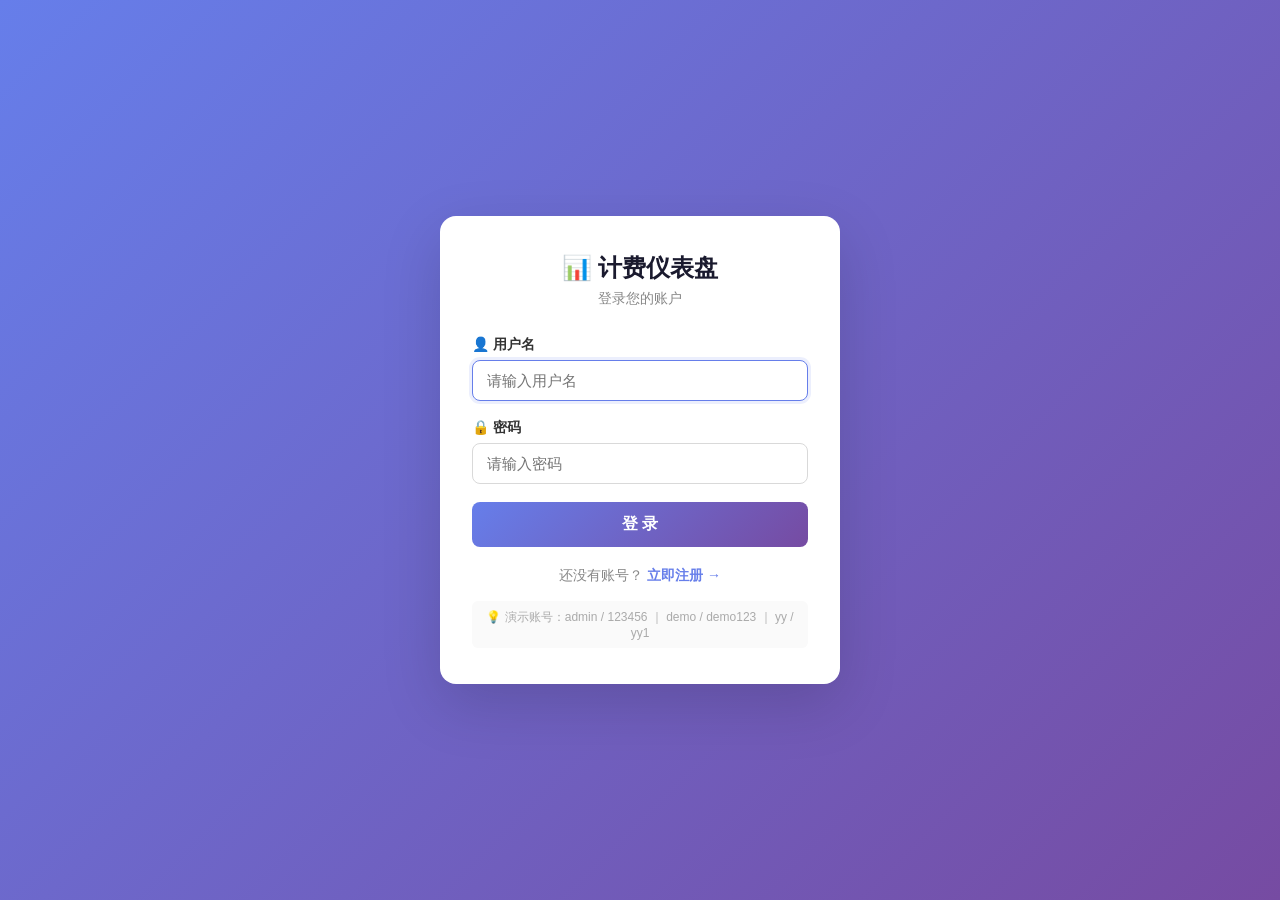
<file: frontend/login.html>
<!DOCTYPE html>
<html lang="zh-CN">
<head>
    <meta charset="UTF-8">
    <meta name="viewport" content="width=device-width, initial-scale=1.0">
    <title>登录 - 计费仪表盘</title>
    <style>
        *, *::before, *::after { margin: 0; padding: 0; box-sizing: border-box; }
        body {
            font-family: "Microsoft YaHei", "PingFang SC", sans-serif;
            background: linear-gradient(135deg, #667eea 0%, #764ba2 100%);
            min-height: 100vh; display: flex; align-items: center; justify-content: center; padding: 20px;
        }
        .auth-card {
            background: #fff; border-radius: 16px; padding: 36px 32px; width: 100%; max-width: 400px;
            box-shadow: 0 20px 60px rgba(0,0,0,0.15);
        }
        .auth-card h1 { text-align: center; font-size: 24px; color: #1a1a2e; margin-bottom: 6px; }
        .auth-card .subtitle { text-align: center; font-size: 14px; color: #888; margin-bottom: 28px; }
        .form-group { margin-bottom: 18px; }
        .form-group label { display: block; font-size: 14px; font-weight: 600; color: #333; margin-bottom: 6px; }
        .form-group input {
            width: 100%; padding: 11px 14px; border: 1.5px solid #d9d9d9; border-radius: 8px;
            font-size: 15px; font-family: inherit; outline: none; transition: border-color 0.2s;
        }
        .form-group input:focus { border-color: #667eea; box-shadow: 0 0 0 3px rgba(102,126,234,0.12); }
        .btn {
            display: block; width: 100%; padding: 12px; font-size: 16px; font-weight: 600;
            border: none; border-radius: 8px; cursor: pointer; font-family: inherit;
            background: linear-gradient(135deg, #667eea, #764ba2); color: #fff; transition: all 0.2s;
        }
        .btn:hover { transform: translateY(-1px); box-shadow: 0 4px 14px rgba(102,126,234,0.35); }
        .btn:disabled { opacity: 0.6; cursor: not-allowed; transform: none; }
        .error { background: #fff2f0; border: 1px solid #ffccc7; color: #ff4d4f; padding: 10px 16px;
            border-radius: 8px; margin-bottom: 16px; font-size: 14px; text-align: center; display: none; }
        .error.show { display: block; }
        .footer { text-align: center; margin-top: 20px; font-size: 14px; color: #888; }
        .footer a { color: #667eea; font-weight: 600; text-decoration: none; }
        .footer a:hover { text-decoration: underline; }
        .hint { margin-top: 16px; text-align: center; font-size: 12px; color: #aaa; background: #fafafa;
            padding: 8px; border-radius: 6px; }
    </style>
</head>
<body>
    <div class="auth-card">
        <h1>📊 计费仪表盘</h1>
        <p class="subtitle">登录您的账户</p>

        <div id="errorBox" class="error"></div>

        <form id="loginForm" onsubmit="handleLogin(event)">
            <div class="form-group">
                <label>👤 用户名</label>
                <input type="text" id="username" placeholder="请输入用户名" required autofocus>
            </div>
            <div class="form-group">
                <label>🔒 密码</label>
                <input type="password" id="password" placeholder="请输入密码" required>
            </div>
            <button type="submit" class="btn" id="submitBtn">登 录</button>
        </form>

        <div class="footer">
            <span>还没有账号？</span>
            <a href="/register.html">立即注册 →</a>
        </div>

        <div class="hint">💡 演示账号：admin / 123456 ｜ demo / demo123 ｜ yy / yy1</div>
    </div>

    <script>
        // 已登录则跳转
        (function() {
            const token = localStorage.getItem('token');
            const role = localStorage.getItem('role');
            if (token && role) {
                window.location.href = role === 'admin' ? '/admin.html' : '/user.html';
            }
        })();

        async function handleLogin(e) {
            e.preventDefault();
            const btn = document.getElementById('submitBtn');
            const errBox = document.getElementById('errorBox');
            errBox.classList.remove('show');
            btn.disabled = true;
            btn.textContent = '登录中...';

            try {
                const resp = await fetch('/api/auth/login', {
                    method: 'POST',
                    headers: {'Content-Type': 'application/json'},
                    body: JSON.stringify({
                        username: document.getElementById('username').value.trim(),
                        password: document.getElementById('password').value,
                    }),
                });
                const result = await resp.json();

                if (result.success) {
                    localStorage.setItem('token', result.token);
                    localStorage.setItem('username', result.user.username);
                    localStorage.setItem('role', result.user.role);
                    localStorage.setItem('userId', result.user.id);
                    window.location.href = result.user.role === 'admin' ? '/admin.html' : '/user.html';
                } else {
                    errBox.textContent = result.message;
                    errBox.classList.add('show');
                    // 如果提示需要注册，跳转到注册页
                    if (result.need_register) {
                        setTimeout(() => { window.location.href = '/register.html'; }, 1500);
                    }
                }
            } catch (err) {
                errBox.textContent = '网络错误，请检查服务器连接';
                errBox.classList.add('show');
            } finally {
                btn.disabled = false;
                btn.textContent = '登 录';
            }
        }
    </script>
</body>
</html>
</file>
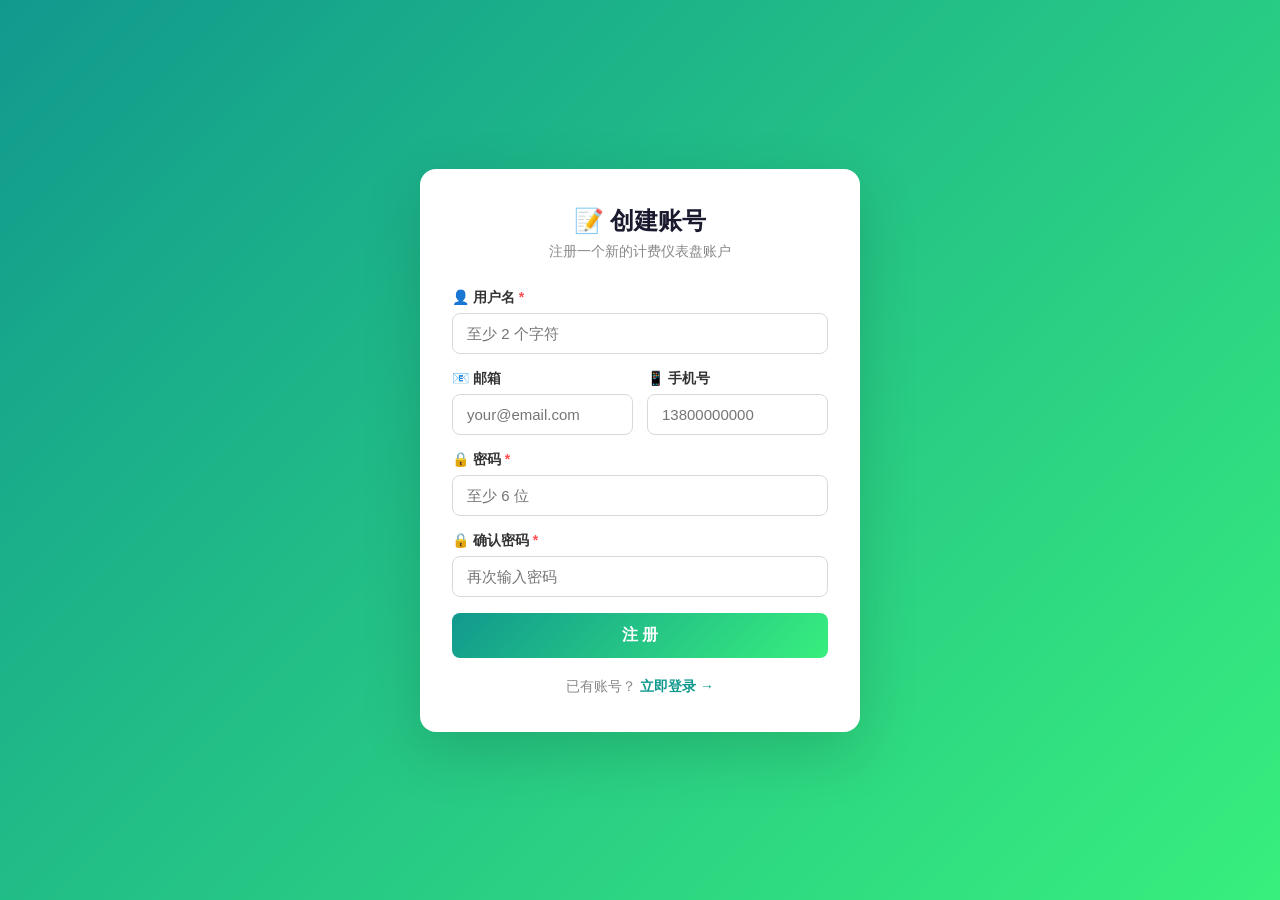
<file: frontend/register.html>
<!DOCTYPE html>
<html lang="zh-CN">
<head>
    <meta charset="UTF-8">
    <meta name="viewport" content="width=device-width, initial-scale=1.0">
    <title>注册 - 计费仪表盘</title>
    <style>
        *, *::before, *::after { margin: 0; padding: 0; box-sizing: border-box; }
        body {
            font-family: "Microsoft YaHei", "PingFang SC", sans-serif;
            background: linear-gradient(135deg, #11998e 0%, #38ef7d 100%);
            min-height: 100vh; display: flex; align-items: center; justify-content: center; padding: 20px;
        }
        .auth-card {
            background: #fff; border-radius: 16px; padding: 36px 32px; width: 100%; max-width: 440px;
            box-shadow: 0 20px 60px rgba(0,0,0,0.15);
        }
        .auth-card h1 { text-align: center; font-size: 24px; color: #1a1a2e; margin-bottom: 6px; }
        .auth-card .subtitle { text-align: center; font-size: 14px; color: #888; margin-bottom: 28px; }
        .form-group { margin-bottom: 16px; }
        .form-group label { display: block; font-size: 14px; font-weight: 600; color: #333; margin-bottom: 6px; }
        .form-group label .required { color: #ff4d4f; }
        .form-group input {
            width: 100%; padding: 11px 14px; border: 1.5px solid #d9d9d9; border-radius: 8px;
            font-size: 15px; font-family: inherit; outline: none; transition: border-color 0.2s;
        }
        .form-group input:focus { border-color: #11998e; box-shadow: 0 0 0 3px rgba(17,153,142,0.12); }
        .form-row { display: grid; grid-template-columns: 1fr 1fr; gap: 14px; }
        .btn {
            display: block; width: 100%; padding: 12px; font-size: 16px; font-weight: 600;
            border: none; border-radius: 8px; cursor: pointer; font-family: inherit;
            background: linear-gradient(135deg, #11998e, #38ef7d); color: #fff; transition: all 0.2s;
        }
        .btn:hover { transform: translateY(-1px); box-shadow: 0 4px 14px rgba(17,153,142,0.35); }
        .btn:disabled { opacity: 0.6; cursor: not-allowed; }
        .error { background: #fff2f0; border: 1px solid #ffccc7; color: #ff4d4f; padding: 10px 16px;
            border-radius: 8px; margin-bottom: 16px; font-size: 14px; text-align: center; display: none; }
        .error.show { display: block; }
        .success { background: #f6ffed; border: 1px solid #b7eb8f; color: #52c41a; padding: 10px 16px;
            border-radius: 8px; margin-bottom: 16px; font-size: 14px; text-align: center; display: none; }
        .success.show { display: block; }
        .footer { text-align: center; margin-top: 20px; font-size: 14px; color: #888; }
        .footer a { color: #11998e; font-weight: 600; text-decoration: none; }
        .footer a:hover { text-decoration: underline; }
    </style>
</head>
<body>
    <div class="auth-card">
        <h1>📝 创建账号</h1>
        <p class="subtitle">注册一个新的计费仪表盘账户</p>

        <div id="errorBox" class="error"></div>
        <div id="successBox" class="success"></div>

        <form id="registerForm" onsubmit="handleRegister(event)">
            <div class="form-group">
                <label>👤 用户名 <span class="required">*</span></label>
                <input type="text" id="username" placeholder="至少 2 个字符" required minlength="2">
            </div>
            <div class="form-row">
                <div class="form-group">
                    <label>📧 邮箱</label>
                    <input type="email" id="email" placeholder="your@email.com">
                </div>
                <div class="form-group">
                    <label>📱 手机号</label>
                    <input type="tel" id="phone" placeholder="13800000000">
                </div>
            </div>
            <div class="form-group">
                <label>🔒 密码 <span class="required">*</span></label>
                <input type="password" id="password" placeholder="至少 6 位" required minlength="6">
            </div>
            <div class="form-group">
                <label>🔒 确认密码 <span class="required">*</span></label>
                <input type="password" id="confirm" placeholder="再次输入密码" required>
            </div>
            <button type="submit" class="btn" id="submitBtn">注 册</button>
        </form>

        <div class="footer">
            <span>已有账号？</span>
            <a href="/login.html">立即登录 →</a>
        </div>
    </div>

    <script>
        async function handleRegister(e) {
            e.preventDefault();
            const btn = document.getElementById('submitBtn');
            const errBox = document.getElementById('errorBox');
            const sucBox = document.getElementById('successBox');
            errBox.classList.remove('show');
            sucBox.classList.remove('show');

            const password = document.getElementById('password').value;
            const confirm = document.getElementById('confirm').value;
            if (password !== confirm) {
                errBox.textContent = '两次密码不一致';
                errBox.classList.add('show');
                return;
            }

            btn.disabled = true;
            btn.textContent = '注册中...';

            try {
                const resp = await fetch('/api/auth/register', {
                    method: 'POST',
                    headers: {'Content-Type': 'application/json'},
                    body: JSON.stringify({
                        username: document.getElementById('username').value.trim(),
                        email: document.getElementById('email').value.trim(),
                        phone: document.getElementById('phone').value.trim(),
                        password: password,
                        confirm: confirm,
                    }),
                });
                const result = await resp.json();

                if (result.success) {
                    localStorage.setItem('token', result.token);
                    localStorage.setItem('username', result.user.username);
                    localStorage.setItem('role', result.user.role);
                    localStorage.setItem('userId', result.user.id);
                    sucBox.textContent = '注册成功！正在跳转...';
                    sucBox.classList.add('show');
                    setTimeout(() => { window.location.href = '/user.html'; }, 1000);
                } else {
                    errBox.textContent = result.message;
                    errBox.classList.add('show');
                }
            } catch (err) {
                errBox.textContent = '网络错误，请检查服务器连接';
                errBox.classList.add('show');
            } finally {
                btn.disabled = false;
                btn.textContent = '注 册';
            }
        }
    </script>
</body>
</html>
</file>
